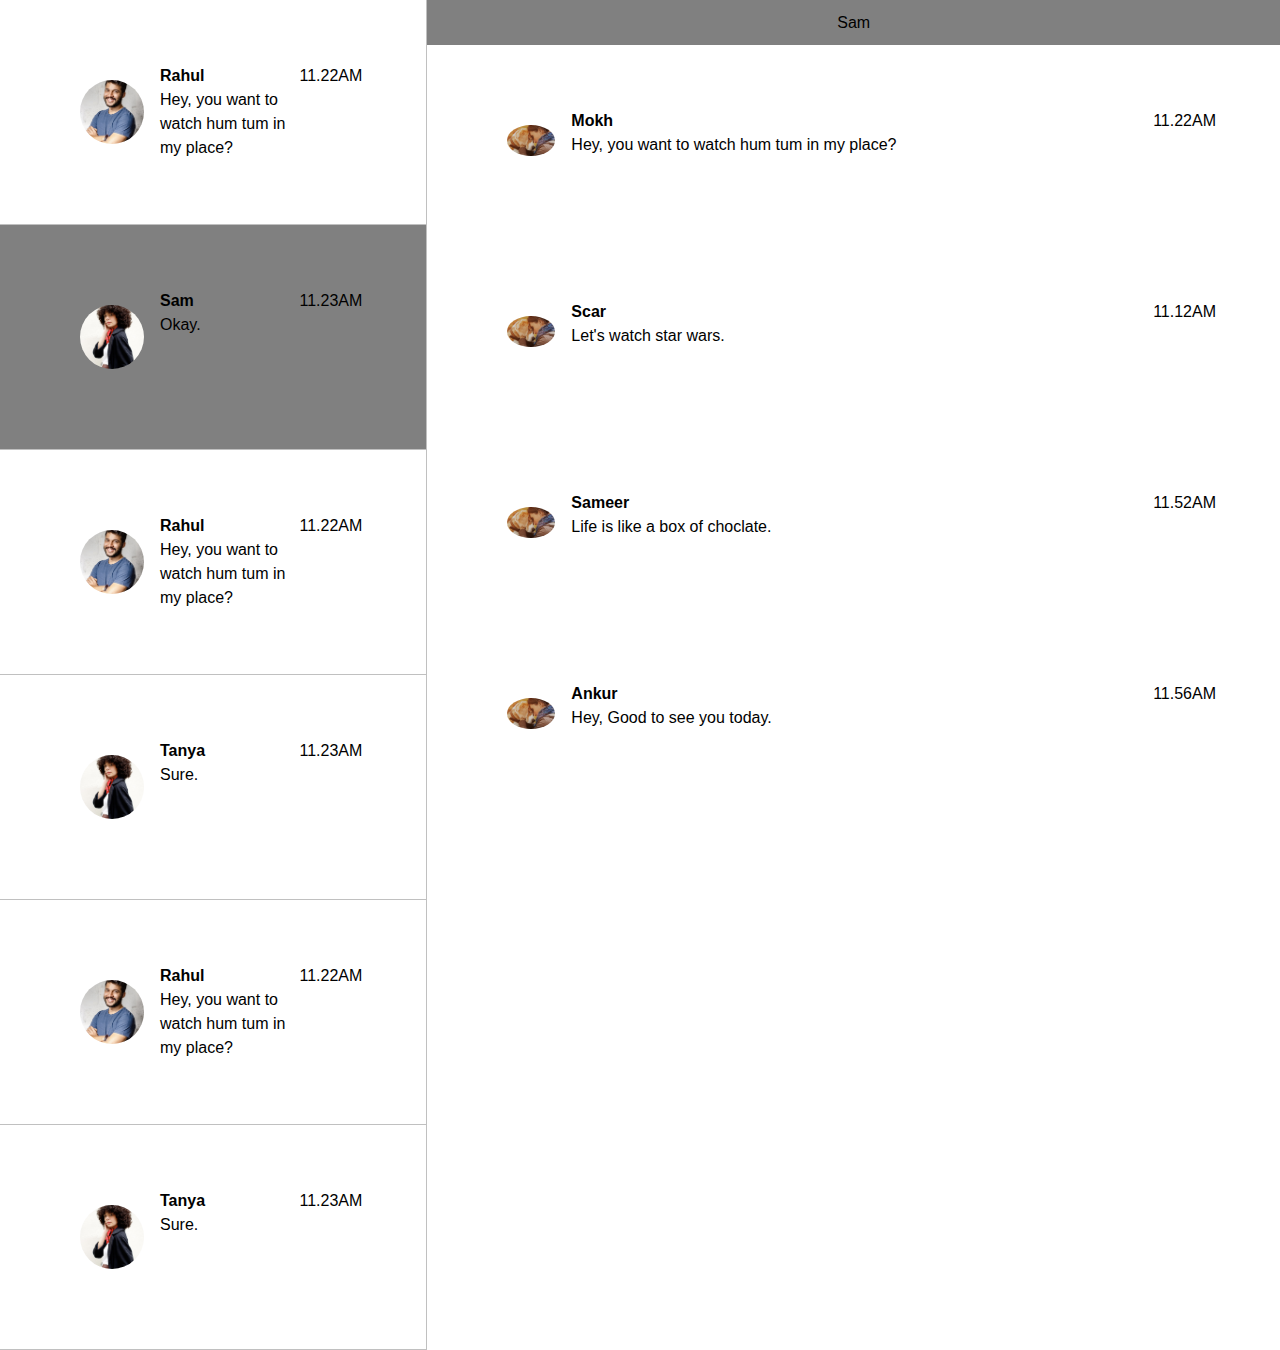
<file: app/flex/index.html>
<!DOCTYPE html>
<html lang="en">
<head>
    <meta charset="UTF-8">
    <meta http-equiv="X-UA-Compatible" content="IE=edge">
    <meta name="viewport" content="width=device-width, initial-scale=1.0">
    <title>Chats</title>
    <link rel="stylesheet" href="../app-base.css">
    <link rel="stylesheet" href="./app-flex.css">
</head>
<body>
   <div class="app-container">
       <div class="app-contacts">
           <div class="app-message">
            <img class="app-avatar" src="images/image-john.jpg" alt="John">
               <div class="app-message-contact">
                   <div class="app-sender">
                       Rahul
                   </div>
                   <div class="app-message-text">
                        Hey, you want to watch hum tum in my place?
                </div>
               </div>
                <div class="app-timestamp">
                11.22AM
               </div>
           </div>
            <div class="app-message app-chat-active">
            <img class="app-avatar" src="images/image-tanya.jpg" alt="Tanya">
               <div class="app-message-contact">
                    <div class="app-sender">
                      Sam
                    </div>
                    <div class="app-message-text">
                      Okay.
                    </div>
               </div>
                <div class="app-timestamp">
                11.23AM
               </div>
           </div>
           <div class="app-message">
            <img class="app-avatar" src="images/image-john.jpg" alt="John" >
               <div class="app-message-contact">
                   <div class="app-sender">
                       Rahul
                   </div>
                   <div class="app-message-text">
                        Hey, you want to watch hum tum in my place?
                </div>
               </div>
                <div class="app-timestamp">
                11.22AM
               </div>
           </div>
             <div class="app-message">
            <img class="app-avatar" src="images/image-tanya.jpg" alt="Tanya" >
               <div class="app-message-contact">
                   <div class="app-sender">
                       Tanya
                   </div>
                   <div class="app-message-text">
                       Sure.
                </div>
               </div>
                <div class="app-timestamp">
                11.23AM
               </div>
           </div>
           <div class="app-message">
            <img class="app-avatar" src="images/image-john.jpg" alt="John" >
               <div class="app-message-contact">
                   <div class="app-sender">
                       Rahul
                   </div>
                   <div class="app-message-text">
                        Hey, you want to watch hum tum in my place?
                </div>
               </div>
                <div class="app-timestamp">
                11.22AM
               </div>
           </div>
             <div class="app-message">
            <img class="app-avatar" src="images/image-tanya.jpg" alt="Tanya">
               <div class="app-message-contact">
                   <div class="app-sender">
                       Tanya
                   </div>
                   <div class="app-message-text">
                       Sure.
                </div>
               </div>
                <div class="app-timestamp">
                11.23AM
               </div>
           </div>
        </div>
           <div class="app-chats">
               <div class="app-chat-header">
                    <span>Sam</span>
               </div>
               <div class="app-chat-content">
                <div class="app-message">
                    <img class="app-avatar" src="images/dog.jpg" alt="John" >
                       <div class="app-message-contact">
                           <div class="app-sender">
                              Mokh
                           </div>
                           <div class="app-message-text">
                                Hey, you want to watch hum tum in my place?
                        </div>
                       </div>
                        <div class="app-timestamp">
                        11.22AM
                       </div>
                   </div> 
                   <div class="app-message">
                    <img class="app-avatar" src="images/dog.jpg" alt="John" >
                       <div class="app-message-contact">
                           <div class="app-sender">
                              Scar
                           </div>
                           <div class="app-message-text">
                                Let's watch star wars.
                        </div>
                       </div>
                        <div class="app-timestamp">
                        11.12AM
                       </div>
                   </div> 
                   <div class="app-message">
                    <img class="app-avatar" src="images/dog.jpg" alt="John" >
                       <div class="app-message-contact">
                           <div class="app-sender">
                               Sameer
                           </div>
                           <div class="app-message-text">
                                Life is like a box of choclate.
                        </div>
                       </div>
                        <div class="app-timestamp">
                        11.52AM
                       </div>
                   </div> 
                   <div class="app-message">
                    <img class="app-avatar" src="images/dog.jpg" alt="John" >
                       <div class="app-message-contact">
                           <div class="app-sender">
                              Ankur
                           </div>
                           <div class="app-message-text">
                                Hey, Good to see you today.
                        </div>
                       </div>
                        <div class="app-timestamp">
                        11.56AM
                       </div>
                   </div> 
               </div>
           </div>

      
   </div> 
</body>
</html>
</file>
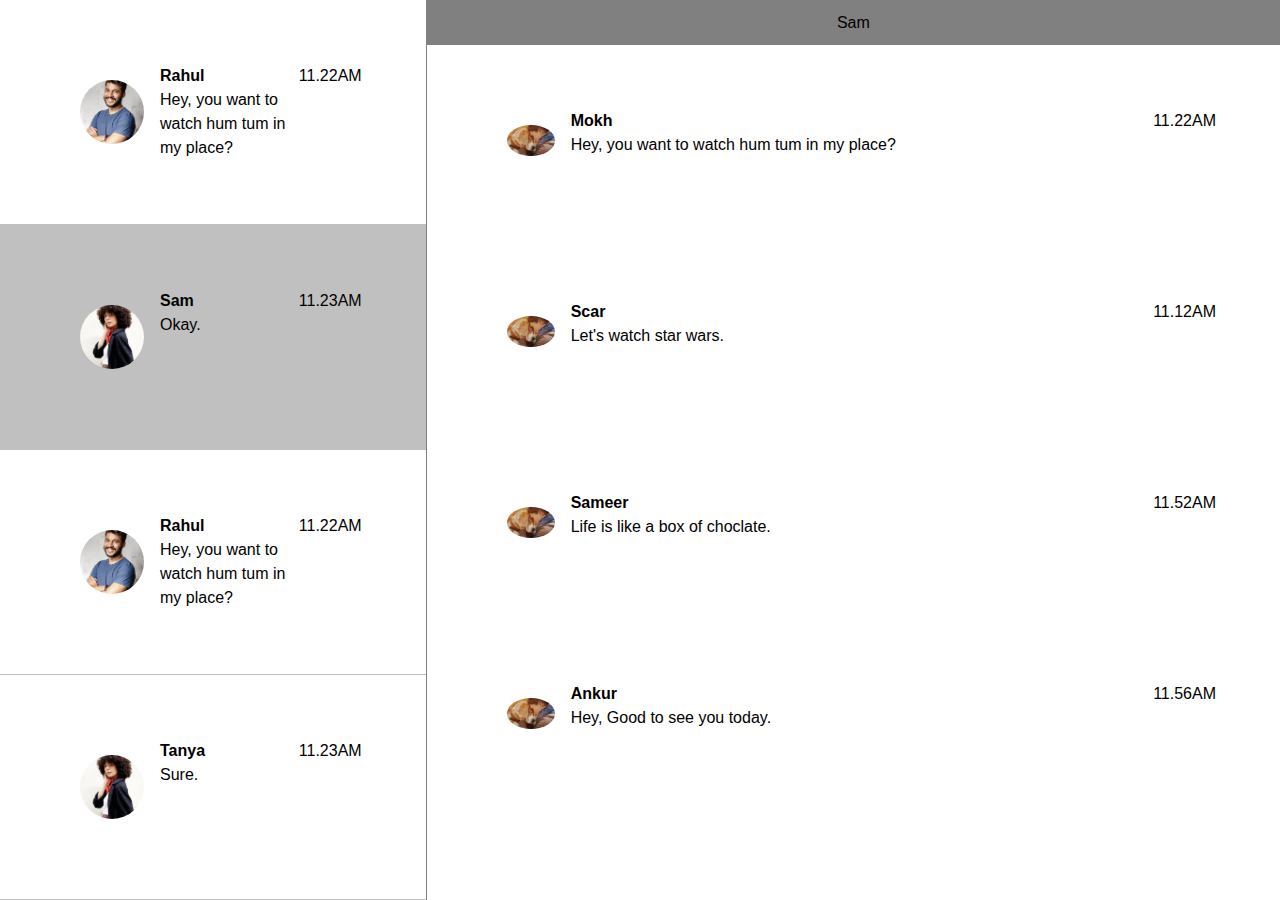
<file: app/grid/index.html>
<!DOCTYPE html>
<html lang="en">
<head>
    <meta charset="UTF-8">
    <meta http-equiv="X-UA-Compatible" content="IE=edge">
    <meta name="viewport" content="width=device-width, initial-scale=1.0">
    <title>Chats</title>
    <link rel="stylesheet" href="../app-base.css">
    <link rel="stylesheet" href="./app-grid.css">
</head>
<body>
   <div class="app-container">
       <div class="app-contacts">
           <div class="app-message">
            <img class="app-avatar" src="images/image-john.jpg" alt="John">
               <div class="app-message-contact">
                   <div class="app-sender">
                       Rahul
                   </div>
                   <div class="app-message-text">
                        Hey, you want to watch hum tum in my place?
                </div>
               </div>
                <div class="app-timestamp">
                11.22AM
               </div>
           </div>
            <div class="app-message app-chat-active">
            <img class="app-avatar" src="images/image-tanya.jpg" alt="Tanya">
               <div class="app-message-contact">
                    <div class="app-sender">
                      Sam
                    </div>
                    <div class="app-message-text">
                      Okay.
                    </div>
               </div>
                <div class="app-timestamp">
                11.23AM
               </div>
           </div>
           <div class="app-message">
            <img class="app-avatar" src="images/image-john.jpg" alt="John" >
               <div class="app-message-contact">
                   <div class="app-sender">
                       Rahul
                   </div>
                   <div class="app-message-text">
                        Hey, you want to watch hum tum in my place?
                </div>
               </div>
                <div class="app-timestamp">
                11.22AM
               </div>
           </div>
             <div class="app-message">
            <img class="app-avatar" src="images/image-tanya.jpg" alt="Tanya" >
               <div class="app-message-contact">
                   <div class="app-sender">
                       Tanya
                   </div>
                   <div class="app-message-text">
                       Sure.
                </div>
               </div>
                <div class="app-timestamp">
                11.23AM
               </div>
           </div>
           <div class="app-message">
            <img class="app-avatar" src="images/image-john.jpg" alt="John" >
               <div class="app-message-contact">
                   <div class="app-sender">
                       Rahul
                   </div>
                   <div class="app-message-text">
                        Hey, you want to watch hum tum in my place?
                </div>
               </div>
                <div class="app-timestamp">
                11.22AM
               </div>
           </div>
             <div class="app-message">
            <img class="app-avatar" src="images/image-tanya.jpg" alt="Tanya">
               <div class="app-message-contact">
                   <div class="app-sender">
                       Tanya
                   </div>
                   <div class="app-message-text">
                       Sure.
                </div>
               </div>
                <div class="app-timestamp">
                11.23AM
               </div>
           </div>
        </div>
           <div class="app-chats">
               <div class="app-chat-header">
                    <span>Sam</span>
               </div>
               <div class="app-chat-content">
                <div class="app-message">
                    <img class="app-avatar" src="images/dog.jpg" alt="John" >
                       <div class="app-message-contact">
                           <div class="app-sender">
                              Mokh
                           </div>
                           <div class="app-message-text">
                                Hey, you want to watch hum tum in my place?
                        </div>
                       </div>
                        <div class="app-timestamp">
                        11.22AM
                       </div>
                   </div> 
                   <div class="app-message">
                    <img class="app-avatar" src="images/dog.jpg" alt="John" >
                       <div class="app-message-contact">
                           <div class="app-sender">
                              Scar
                           </div>
                           <div class="app-message-text">
                                Let's watch star wars.
                        </div>
                       </div>
                        <div class="app-timestamp">
                        11.12AM
                       </div>
                   </div> 
                   <div class="app-message">
                    <img class="app-avatar" src="images/dog.jpg" alt="John" >
                       <div class="app-message-contact">
                           <div class="app-sender">
                               Sameer
                           </div>
                           <div class="app-message-text">
                                Life is like a box of choclate.
                        </div>
                       </div>
                        <div class="app-timestamp">
                        11.52AM
                       </div>
                   </div> 
                   <div class="app-message">
                    <img class="app-avatar" src="images/dog.jpg" alt="John" >
                       <div class="app-message-contact">
                           <div class="app-sender">
                              Ankur
                           </div>
                           <div class="app-message-text">
                                Hey, Good to see you today.
                        </div>
                       </div>
                        <div class="app-timestamp">
                        11.56AM
                       </div>
                   </div> 
               </div>
           </div>

      
   </div> 
</body>
</html>
</file>
<file: app/app-base.css>
html{
    box-sizing: border-box;
}
*,
*::after,
*::before{
    box-sizing: inherit;
}

body{
    font-size: 16px;
    font-family: sans-serif;
    margin: 0;
    padding: 0;
    line-height: 1.5rem;
}

.app-avatar{
   border-radius: 50%;
}
.app-message{
    padding: 5vw;
}
.app-contacts .app-avatar{
    width: 4rem;
    margin: 1rem;
}
.app-chats .app-avatar{
    width: 3rem;
    margin: 1rem;
}
.app-sender{
    font-weight: bold;
}
.app-contacts .app-message{
    border-bottom: solid 1px silver;
}
</file>
<file: app/flex/app-flex.css>
.app-message{
    display: flex;
}
.app-message-contact{
    flex: 1;
}


@media only screen and (max-width:900px){
    .app-chats{
        display: none;
    }

}

@media only screen and (min-width:901px) {
         .app-container {
             display: flex;

         }
         .app-contacts {
            flex: 1;
            border-right: solid 1px silver;
            overflow: scroll;
         }
         .app-chats {
             flex: 2;
         }
         .app-chat-header {
             min-height: 5vh;
             background-color: gray;
             display: flex;
             justify-content: center;
             align-items: center;
             text-align: center;
         }
         .app-chats .app-message .app-avatar {
             border-radius: 50%;
         }
         .app-chat-active{
             background-color: gray;
         }
         .app-contact,
         .app-chats {
         height: 100vh;
         overflow: scroll;
         }
}
</file>
<file: app/grid/app-grid.css>
.app-message {
    display: grid;
    grid-template-columns: auto 1fr auto;
    grid-template-rows: auto;
}

.app-chat-header {
    min-height: 5vh;
    background-color: gray;
    display: grid;
    justify-content: center;
    align-items: center;
    text-align: center;
}

@media only screen and (max-width:900px) {
    .app-chats{
        display: none;
    }

}

@media only screen and (min-width:901px){
    .app-container { 
        display: grid;
        grid-template-columns: 1fr 2fr;
        grid-template-rows: auto;
    }
    .app-contacts {
        border-right: solid 1px gray;
    }
    .app-chats,
    .app-contacts {
        height: 100vh;
        overflow: scroll;
    }
    .app-chat-active{
        background-color: silver;
    }
 
}
</file>
